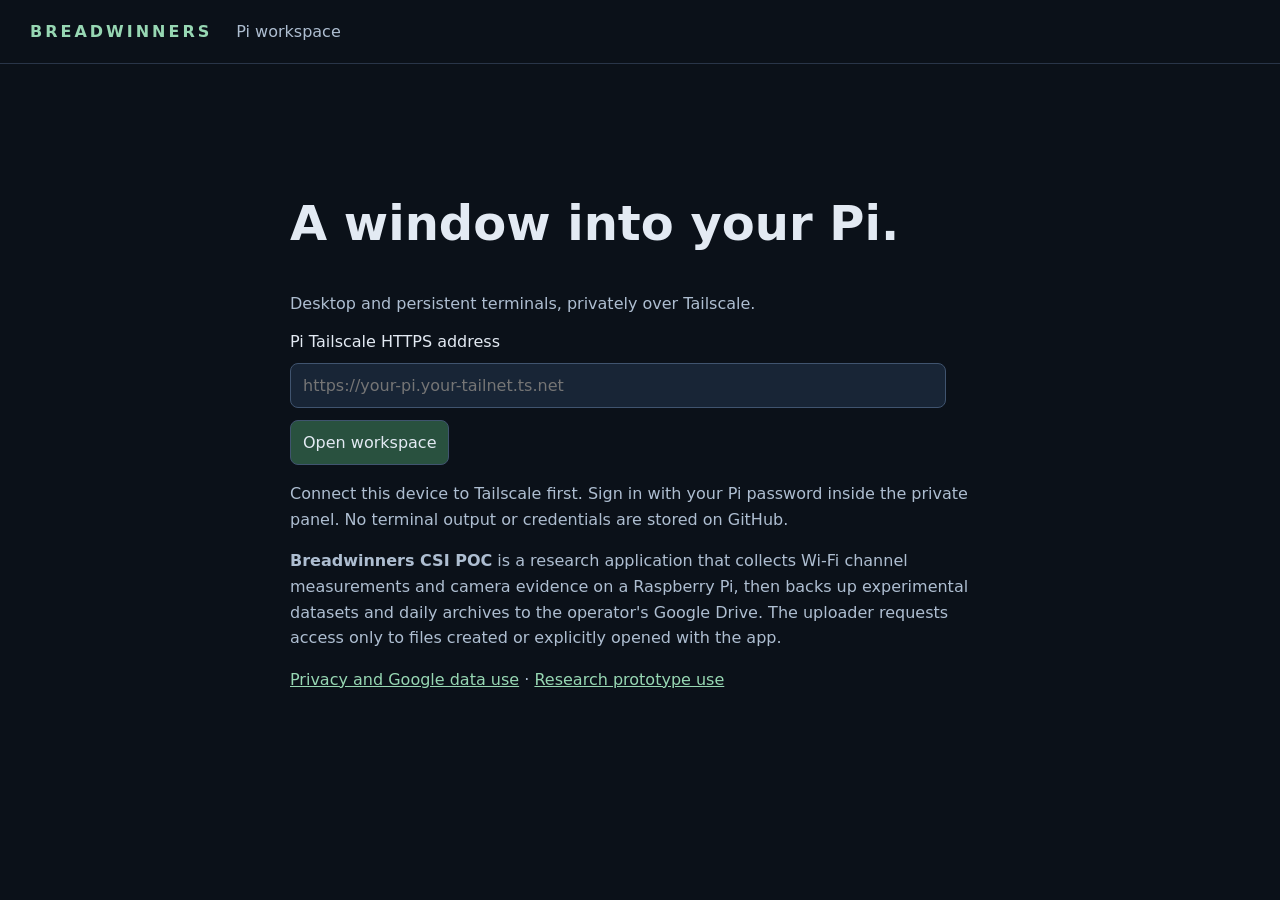
<file: index.html>
<!doctype html><html lang="en"><head><meta charset="utf-8"><meta name="viewport" content="width=device-width,initial-scale=1"><title>Breadwinners · Pi workspace</title><link rel="stylesheet" href="style.css"></head><body><header><b>BREADWINNERS</b><span>Pi workspace</span></header><section id="connect"><h1>A window into your Pi.</h1><p>Desktop and persistent terminals, privately over Tailscale.</p><form id="endpoint-form"><label>Pi Tailscale HTTPS address<input id="endpoint" type="url" placeholder="https://your-pi.your-tailnet.ts.net" required></label><button>Open workspace</button></form><p id="notice">Connect this device to Tailscale first. Sign in with your Pi password inside the private panel. No terminal output or credentials are stored on GitHub.</p><p><strong>Breadwinners CSI POC</strong> is a research application that collects Wi-Fi channel measurements and camera evidence on a Raspberry Pi, then backs up experimental datasets and daily archives to the operator's Google Drive. The uploader requests access only to files created or explicitly opened with the app.</p><p><a href="privacy.html">Privacy and Google data use</a> · <a href="terms.html">Research prototype use</a></p></section><iframe id="workspace" title="Private Raspberry Pi workspace" allow="fullscreen" hidden></iframe><p id="fallback" hidden>If the panel cannot open, <a id="direct" target="_blank" rel="noopener noreferrer">open the private workspace directly</a>. Your browser may ask for local-network access.</p><script src="app.js"></script></body></html>
</file>
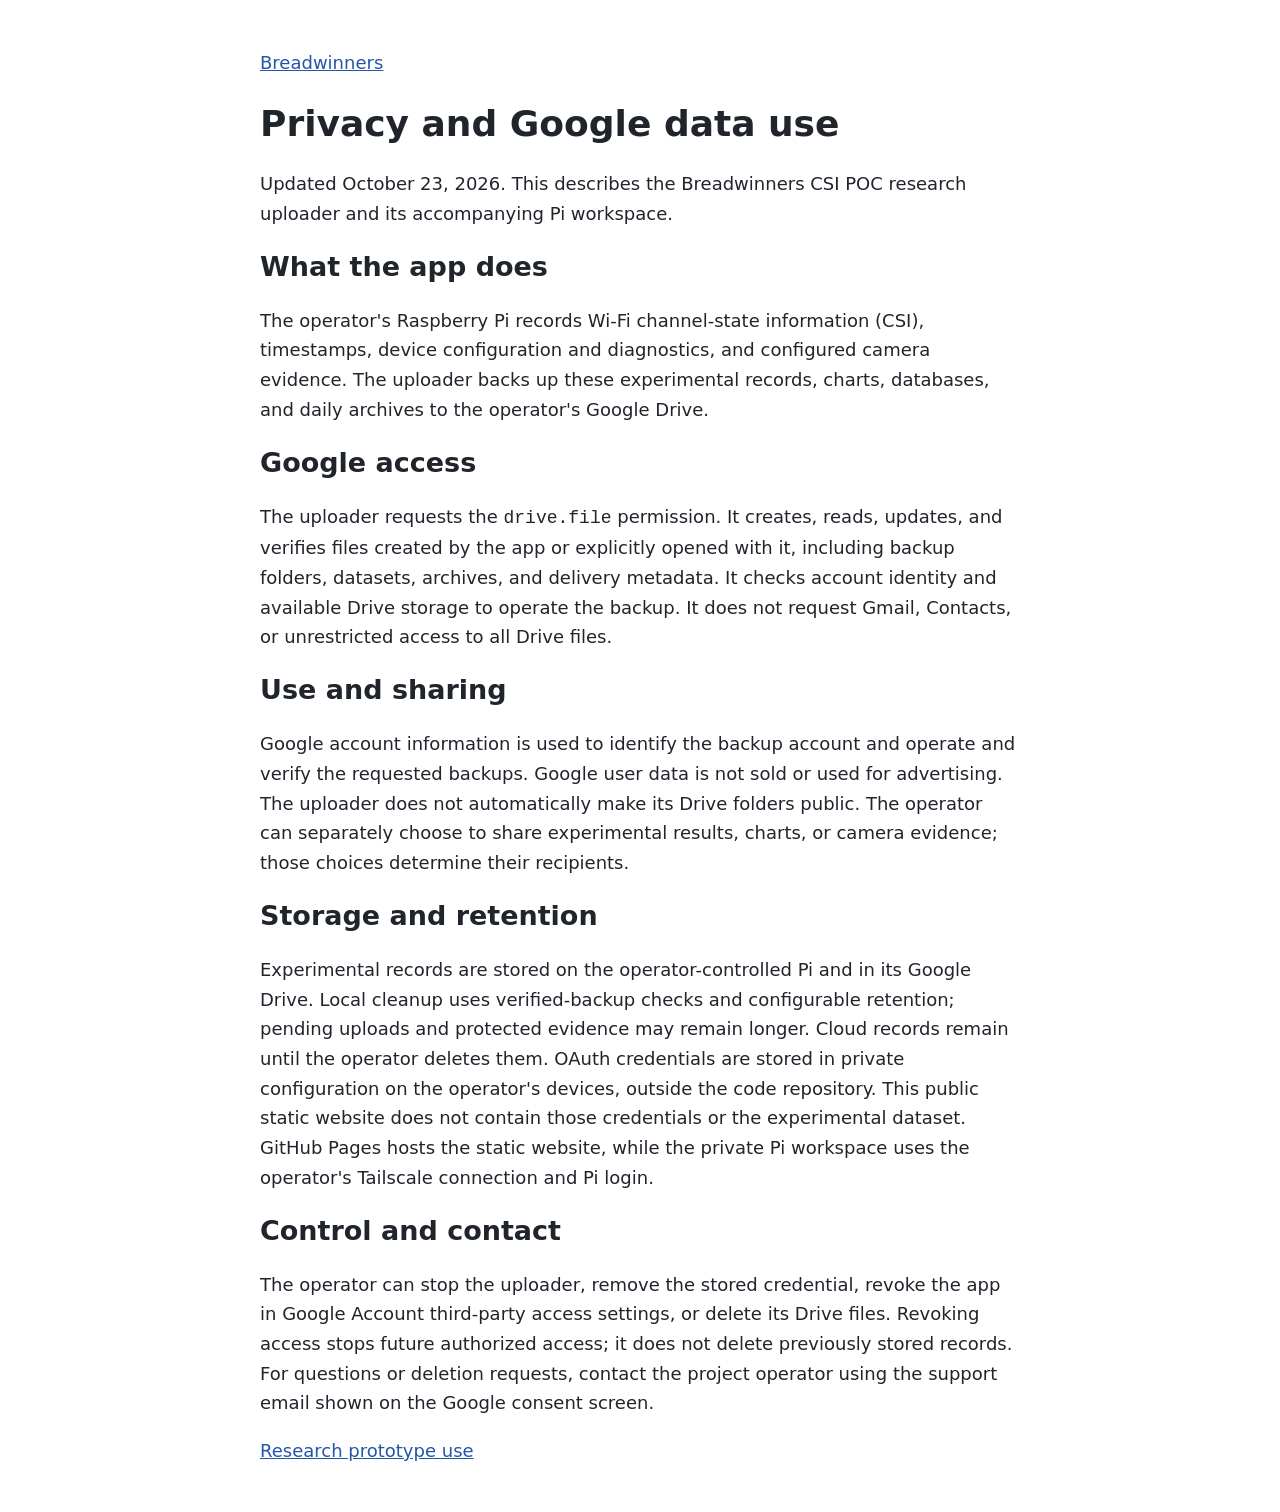
<file: privacy.html>
<!doctype html>
<html lang="en"><head><meta charset="utf-8"><meta name="viewport" content="width=device-width,initial-scale=1"><title>Breadwinners CSI POC — Privacy</title><style>body{max-width:760px;margin:48px auto;padding:0 24px;font:18px/1.65 system-ui,sans-serif;color:#20252c}a{color:#2456a8}h1,h2{line-height:1.2}</style></head><body>
<p><a href="index.html">Breadwinners</a></p><h1>Privacy and Google data use</h1><p>Updated October 23, 2026. This describes the Breadwinners CSI POC research uploader and its accompanying Pi workspace.</p>
<h2>What the app does</h2><p>The operator's Raspberry Pi records Wi-Fi channel-state information (CSI), timestamps, device configuration and diagnostics, and configured camera evidence. The uploader backs up these experimental records, charts, databases, and daily archives to the operator's Google Drive.</p>
<h2>Google access</h2><p>The uploader requests the <code>drive.file</code> permission. It creates, reads, updates, and verifies files created by the app or explicitly opened with it, including backup folders, datasets, archives, and delivery metadata. It checks account identity and available Drive storage to operate the backup. It does not request Gmail, Contacts, or unrestricted access to all Drive files.</p>
<h2>Use and sharing</h2><p>Google account information is used to identify the backup account and operate and verify the requested backups. Google user data is not sold or used for advertising. The uploader does not automatically make its Drive folders public. The operator can separately choose to share experimental results, charts, or camera evidence; those choices determine their recipients.</p>
<h2>Storage and retention</h2><p>Experimental records are stored on the operator-controlled Pi and in its Google Drive. Local cleanup uses verified-backup checks and configurable retention; pending uploads and protected evidence may remain longer. Cloud records remain until the operator deletes them. OAuth credentials are stored in private configuration on the operator's devices, outside the code repository. This public static website does not contain those credentials or the experimental dataset. GitHub Pages hosts the static website, while the private Pi workspace uses the operator's Tailscale connection and Pi login.</p>
<h2>Control and contact</h2><p>The operator can stop the uploader, remove the stored credential, revoke the app in Google Account third-party access settings, or delete its Drive files. Revoking access stops future authorized access; it does not delete previously stored records. For questions or deletion requests, contact the project operator using the support email shown on the Google consent screen.</p>
<p><a href="terms.html">Research prototype use</a></p></body></html>
</file>
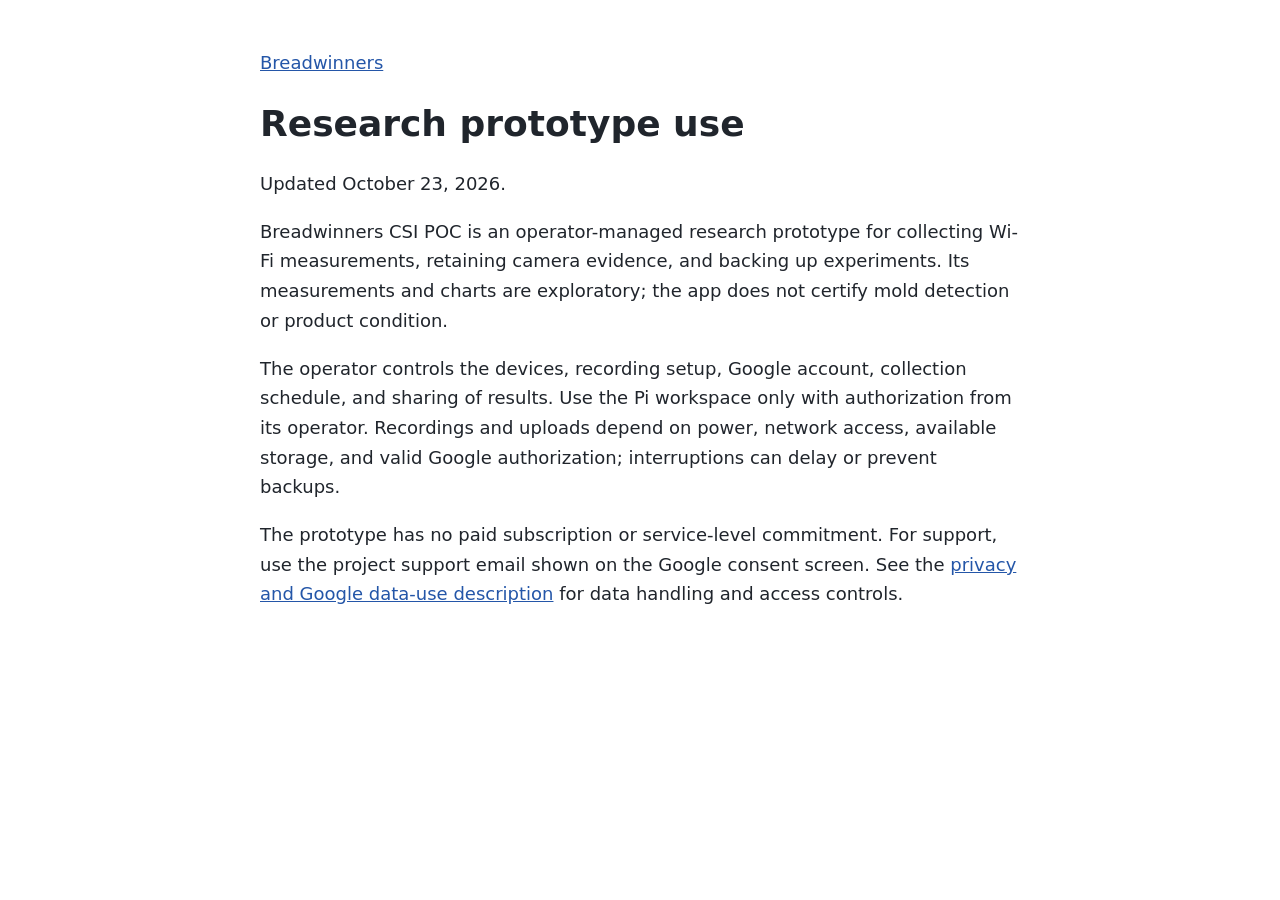
<file: terms.html>
<!doctype html>
<html lang="en"><head><meta charset="utf-8"><meta name="viewport" content="width=device-width,initial-scale=1"><title>Breadwinners CSI POC — Research prototype use</title><style>body{max-width:760px;margin:48px auto;padding:0 24px;font:18px/1.65 system-ui,sans-serif;color:#20252c}a{color:#2456a8}h1,h2{line-height:1.2}</style></head><body>
<p><a href="index.html">Breadwinners</a></p><h1>Research prototype use</h1><p>Updated October 23, 2026.</p>
<p>Breadwinners CSI POC is an operator-managed research prototype for collecting Wi-Fi measurements, retaining camera evidence, and backing up experiments. Its measurements and charts are exploratory; the app does not certify mold detection or product condition.</p>
<p>The operator controls the devices, recording setup, Google account, collection schedule, and sharing of results. Use the Pi workspace only with authorization from its operator. Recordings and uploads depend on power, network access, available storage, and valid Google authorization; interruptions can delay or prevent backups.</p>
<p>The prototype has no paid subscription or service-level commitment. For support, use the project support email shown on the Google consent screen. See the <a href="privacy.html">privacy and Google data-use description</a> for data handling and access controls.</p>
</body></html>
</file>
<file: style.css>
:root{color-scheme:dark;font:16px system-ui;background:#0b1119;color:#e3eaf3}body{margin:0}header{padding:22px 30px;display:flex;gap:24px;border-bottom:1px solid #293548}header b{color:#97d7b3;letter-spacing:3px}header span{color:#aebed1}#connect{max-width:700px;margin:7vh auto;padding:28px}h1{font-size:clamp(30px,5vw,48px)}p{color:#aebed1;line-height:1.6}input,button{font:inherit;padding:12px;border-radius:8px;border:1px solid #40546f;background:#182536;color:inherit}label{display:block}input{display:block;width:90%;margin:12px 0}button{cursor:pointer;background:#29513f}iframe{width:100%;height:85vh;border:0}iframe[hidden]{display:none}#fallback{padding:0 30px}a{color:#97d7b3}
</file>
